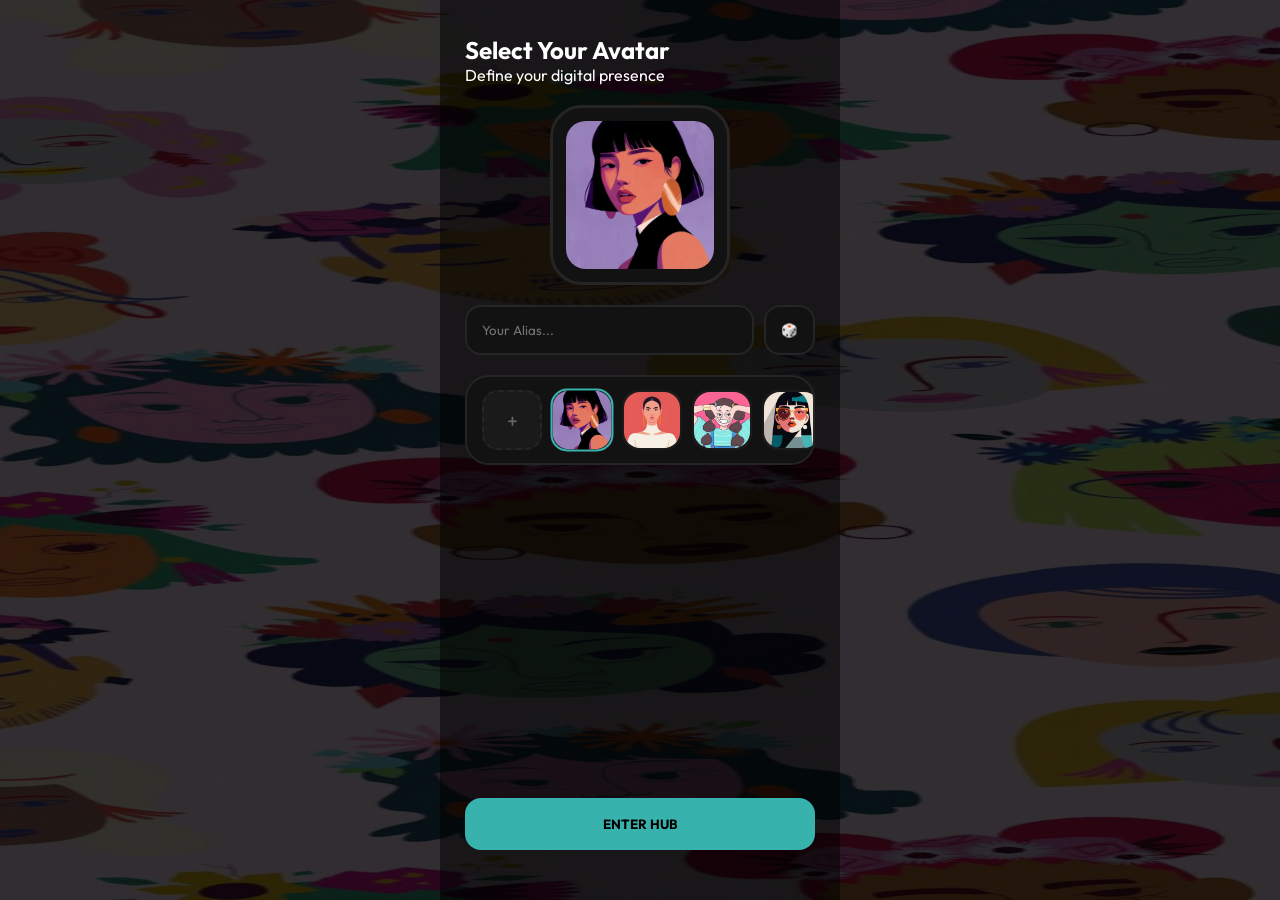
<file: avatar.html>
<!DOCTYPE html>
<html lang="en">
<head>
    <meta charset="UTF-8">
    <meta name="viewport" content="width=device-width, initial-scale=1.0">
    <title>C&C | Identity Hub</title>
        <link rel="stylesheet" href="style.css">
    <link href="https://fonts.googleapis.com/css2?family=Outfit:wght@300;500;700&display=swap" rel="stylesheet">
    <style>
        :root { --neon: #38b2ac; --bg: #050505; --surface: #121212; --border: #252525; --text: #ffffff; }
        * { box-sizing: border-box; margin: 0; padding: 0; font-family: 'Outfit', sans-serif; }
        
        body { 
            height: 100dvh; 
            width: 100%;
            background: var(--bg); 
            display: flex; 
            justify-content: center; 
            align-items: center; 
            overflow: hidden; 
        }

        /* Background - Faster and Reversed (Right to Left) */
        .bg-layer { 
            position: fixed; top: 0; left: 0; width: 100%; height: 100%; 
            background-image: url('/assets/avatar/avatarbg.jpg'); 
            background-size: 200% 100%; 
            background-position: 100% 50%; /* Start at right */
            z-index: -1; 
            animation: panBg 20s linear infinite; /* Faster speed */
            filter: brightness(0.2); 
        }
        @keyframes panBg { 
            0% { background-position: 100% 50%; } 
            100% { background-position: 0% 50%; } 
        }

        /* Lifted the whole section up using extra bottom padding */
        .app-shell { 
            width: 100%; 
            max-width: 400px; 
            height: 100%; 
            display: flex; 
            flex-direction: column; 
            justify-content: space-between; 
            padding: 25px 25px 50px 25px; /* Added 50px padding-bottom to push content up */
            background: rgba(0,0,0,0.5);
        }

        .top-content { padding-top: 10px; }
        .title-box { padding-bottom: 20px; color: #fff; }
        .hero-section { display: flex; flex-direction: column; justify-content: center; align-items: center; }
        
        .avatar-pod { width: 180px; height: 180px; background: var(--surface); border: 3px solid var(--border); border-radius: 32px; display: flex; justify-content: center; align-items: center; overflow: hidden; margin-bottom: 20px; }
        .avatar-pod img { width: 85%; height: 85%; object-fit: cover; border-radius: 20px; transition: all 0.4s; }
        .avatar-pod img.move { transform: scale(1.1); opacity: 0.8; }

        .name-input-box { width: 100%; display: flex; align-items: center; gap: 10px; margin-bottom: 20px; }
        input { flex: 1; background: var(--surface); border: 2px solid var(--border); padding: 15px; color: white; border-radius: 16px; outline: none; }
        .shuffle-btn { background: var(--surface); border: 2px solid var(--border); padding: 15px; border-radius: 16px; cursor: pointer; color: white; }

        .selection-strip { height: 90px; background: var(--surface); border-radius: 24px; display: flex; align-items: center; padding: 10px 15px; gap: 10px; overflow-x: auto; border: 2px solid var(--border); }
        .sel-item { width: 60px; height: 60px; background: #1a1a1a; border-radius: 16px; flex-shrink: 0; cursor: pointer; display: flex; justify-content: center; align-items: center; border: 2px solid transparent; }
        .sel-item.active { border-color: var(--neon); transform: scale(1.05); }
        .sel-item img { width: 100%; height: 100%; object-fit: cover; border-radius: 16px; pointer-events: none; }
        .upload-slot { border: 2px dashed var(--border); color: #666; font-size: 20px; flex-shrink: 0; }

        .launch-btn { width: 100%; padding: 18px; background: var(--neon); color: black; border: none; border-radius: 16px; font-weight: 700; cursor: pointer; }
    </style>
</head>
<body>
    
    <div id="page-loader">
    <img src="/assets/loader.svg" alt="Loading...">
  </div>

    <div class="bg-layer"></div>

    <div class="app-shell">
        <div class="top-content">
            <div class="title-box">
                <h2>Select Your Avatar</h2>
                <p>Define your digital presence</p>
            </div>

            <div class="hero-section">
                <div class="avatar-pod">
                    <img id="mainAvatar" src="/assets/avatar/avatar1.jpg">
                </div>
                
                <div class="name-input-box">
                    <input type="text" id="userName" placeholder="Your Alias...">
                    <button class="shuffle-btn" onclick="randomizeName()">🎲</button>
                </div>
            </div>

            <div class="selection-strip" id="carousel">
                <input type="file" id="fileInput" accept="image/*" hidden onchange="handleUpload(event)">
                <div class="sel-item upload-slot" onclick="document.getElementById('fileInput').click()">+</div>
            </div>
        </div>

        <button class="launch-btn" onclick="goToHub()">ENTER HUB</button>
    </div>

    <script>
        const localAvatars = [
            "/assets/avatar/avatar1.jpg", "/assets/avatar/avatar2.jpg", 
            "/assets/avatar/avatar3.jpg", "/assets/avatar/avatar4.jpg", "/assets/avatar/avatar5.jpg"
        ];

        window.onload = () => {
            localAvatars.forEach(src => addAvatarToUI(src));
            const saved = JSON.parse(localStorage.getItem('myCustomAvatars') || '[]');
            saved.forEach(src => addAvatarToUI(src));
            const firstAvatar = document.querySelector('.sel-item:not(.upload-slot)');
            if (firstAvatar) select(firstAvatar);
        };

        function addAvatarToUI(src) {
            const container = document.getElementById('carousel');
            const div = document.createElement('div');
            div.className = 'sel-item';
            div.onclick = function() { select(this); };
            div.innerHTML = `<img src="${src}">`;
            container.appendChild(div);
        }

        function handleUpload(event) {
            const file = event.target.files[0];
            if (file) {
                const reader = new FileReader();
                reader.onload = function(e) {
                    const src = e.target.result;
                    const saved = JSON.parse(localStorage.getItem('myCustomAvatars') || '[]');
                    saved.push(src);
                    localStorage.setItem('myCustomAvatars', JSON.stringify(saved));
                    addAvatarToUI(src);
                    select(document.getElementById('carousel').lastElementChild);
                }
                reader.readAsDataURL(file);
            }
        }

        function select(el) {
            document.querySelectorAll('.sel-item').forEach(i => i.classList.remove('active'));
            el.classList.add('active');
            el.scrollIntoView({ behavior: 'smooth', block: 'nearest', inline: 'center' });
            
            const img = document.getElementById('mainAvatar');
            img.classList.add('move');
            setTimeout(() => {
                img.src = el.querySelector('img').src;
                img.classList.remove('move');
            }, 250);
        }

        const funnyNames = [
  "KajuKatli",
  "GulabJamun",
  "Jalebi",
  "Papad",
  "Masala",
  "Kulfi",
  "Chutney",
  "Posey",
  "Clicky",
  "Filter",
  "SelfieDon",
  "Flash",
  "Model",
  "Angle",
  "Shutterbug",
  "Lens",
  "Frame",
  "Zoom",
  "Focus",
  "Studio",
  "Vlogger",
  "Influencer"
];


        function randomizeName() { document.getElementById('userName').value = funnyNames[Math.floor(Math.random() * funnyNames.length)]; }

        function goToHub() {
            let name = document.getElementById('userName').value.trim() || "UserZero";
            localStorage.setItem('userData', JSON.stringify({ name, avatar: document.getElementById('mainAvatar').src }));
            window.location.href = "click-hub.html";
        }
    </script>
    <script src="script.js"></script>
</body>
</html>
</file>
<file: style.css>
/* ---------- COPY/SELECT/DRAG BLOCK ---------- */
* {
  -webkit-user-select: none;
  -moz-user-select: none;
  -ms-user-select: none;
  user-select: none;
  -webkit-touch-callout: none; /* iOS long-press menu */
}

img {
  -webkit-user-drag: none;
  user-drag: none;
  pointer-events: none; /* image save/drag rokta hai */
}

/* Agar kisi input/textarea me text select karna ho (form fields) to allow karo */
input, textarea {
  -webkit-user-select: text;
  -moz-user-select: text;
  user-select: text;
}

/* ---------- LOADING SCREEN ---------- */

/* Jab tak loader dikh raha hai, page scroll na ho */
body.loading {
  overflow: hidden;
}

#page-loader {
  position: fixed;
  top: 0;
  left: 0;
  width: 100%;
  height: 100%;
  background: #0d0d0d;         /* apna background color yaha */
  display: flex;
  align-items: center;
  justify-content: center;
  z-index: 999999;
  transition: opacity 0.5s ease, visibility 0.5s ease;
}

#page-loader.loader-hidden {
  opacity: 0;
  visibility: hidden;
  pointer-events: none;
}

#page-loader img {
  width: 120px;              /* apni custom image ka size */
  height: 120px;
  animation: loader-spin 1.2s linear infinite;
}

/* Agar image spin nahi honi chahiye to niche wali line hata dena */
@keyframes loader-spin {
  from { transform: rotate(0deg); }
  to   { transform: rotate(360deg); }
}


#page-loader img {
  width: 100px;
  height: 100px;
  animation: loader-pulse 1.2s ease-in-out infinite;
}

@keyframes loader-pulse {
  0%, 100% { transform: scale(1); }
  50% { transform: scale(1.08); }
}
</file>
